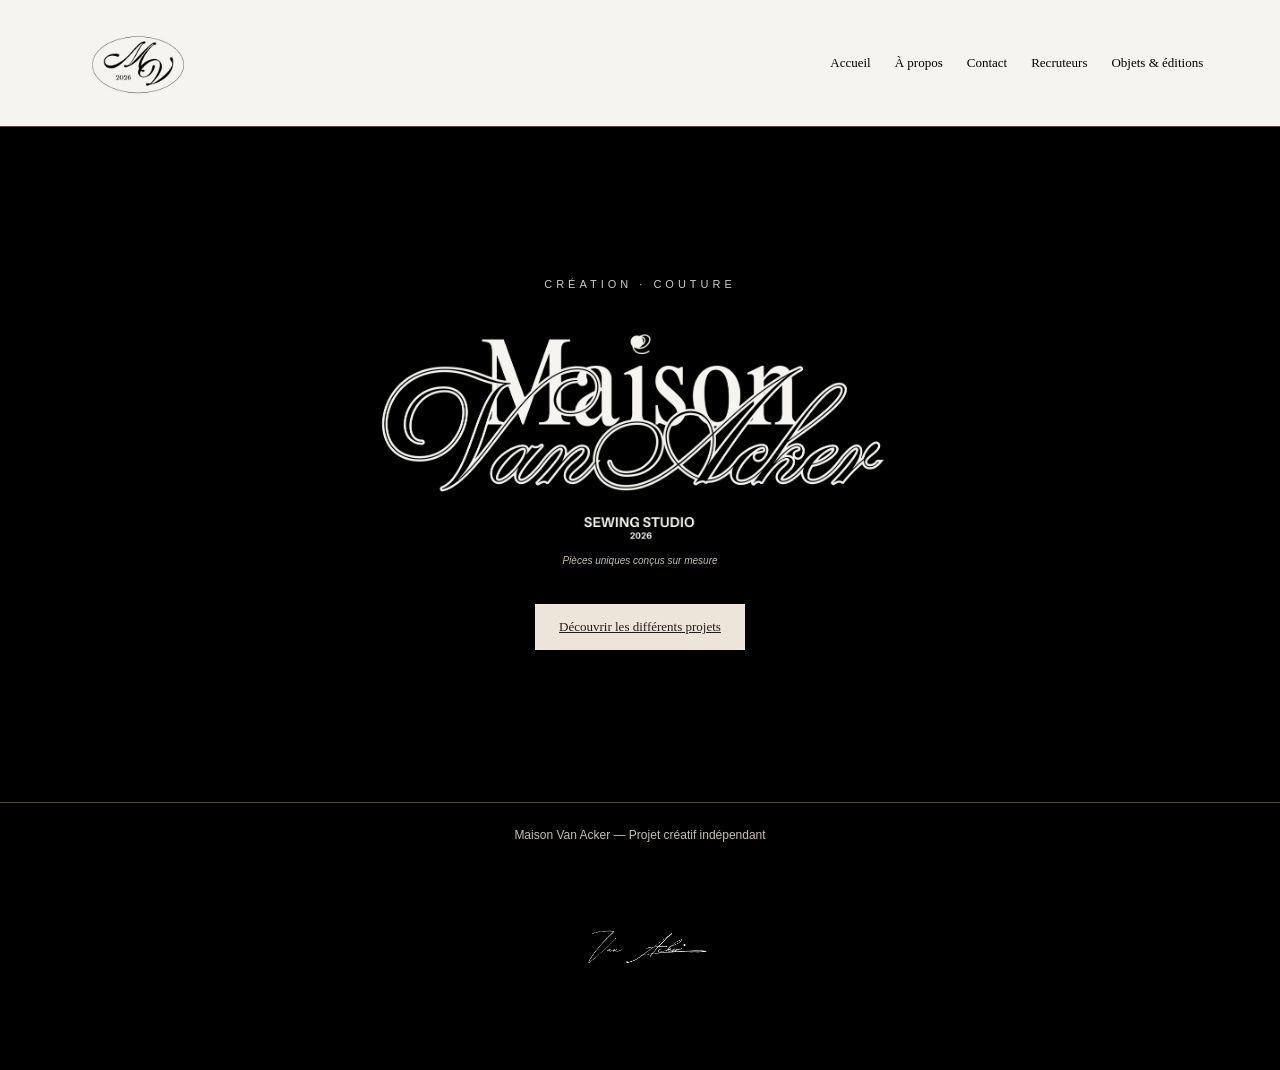
<file: index.html>
<!DOCTYPE html>
<html lang="fr">
<head>
  <meta charset="UTF-8">
  <meta name="viewport" content="width=device-width, initial-scale=1.0">
  <title>Maison Van Acker</title>
  <meta name="description" content="Découvrez l'univers créatif de Maison Van Acker.">
  <link rel="stylesheet" href="stylemenu.css">
</head>
<!--Test de mon premier commit-->
<body>

<header class="header">
  <img src="images/logo-MV.jpg" alt="LOGO">

  <nav class="navigation">
    <a href="index.html">Accueil</a>
    <a href="a-propos.html">À propos</a>
    <a href="contact.html">Contact</a>
    <a href="espace-recruteurs.html">Recruteurs</a>
    <a href="objets-editions.html">Objets & éditions</a>
  </nav>

</header>

<main>
  <section class="hero">
    <p class="sur-titre">CRÉATION · COUTURE</p>
    <img src="imagessignature/nomcentrale.jpg" alt="nomcentrale">
    <p class="introduction">
      <em>Pièces uniques conçus sur mesure</em>
    </p>

    <a href="projets.html" class="bouton">
      <p>Découvrir les différents projets</p>
    </a>
  </section>
</main>

<footer class="footer">
  <p>Maison Van Acker — Projet créatif indépendant</p>
  <img src="imagessignature/signature.JPEG" alt="signature">
</footer>

</body>
</html>
</file>
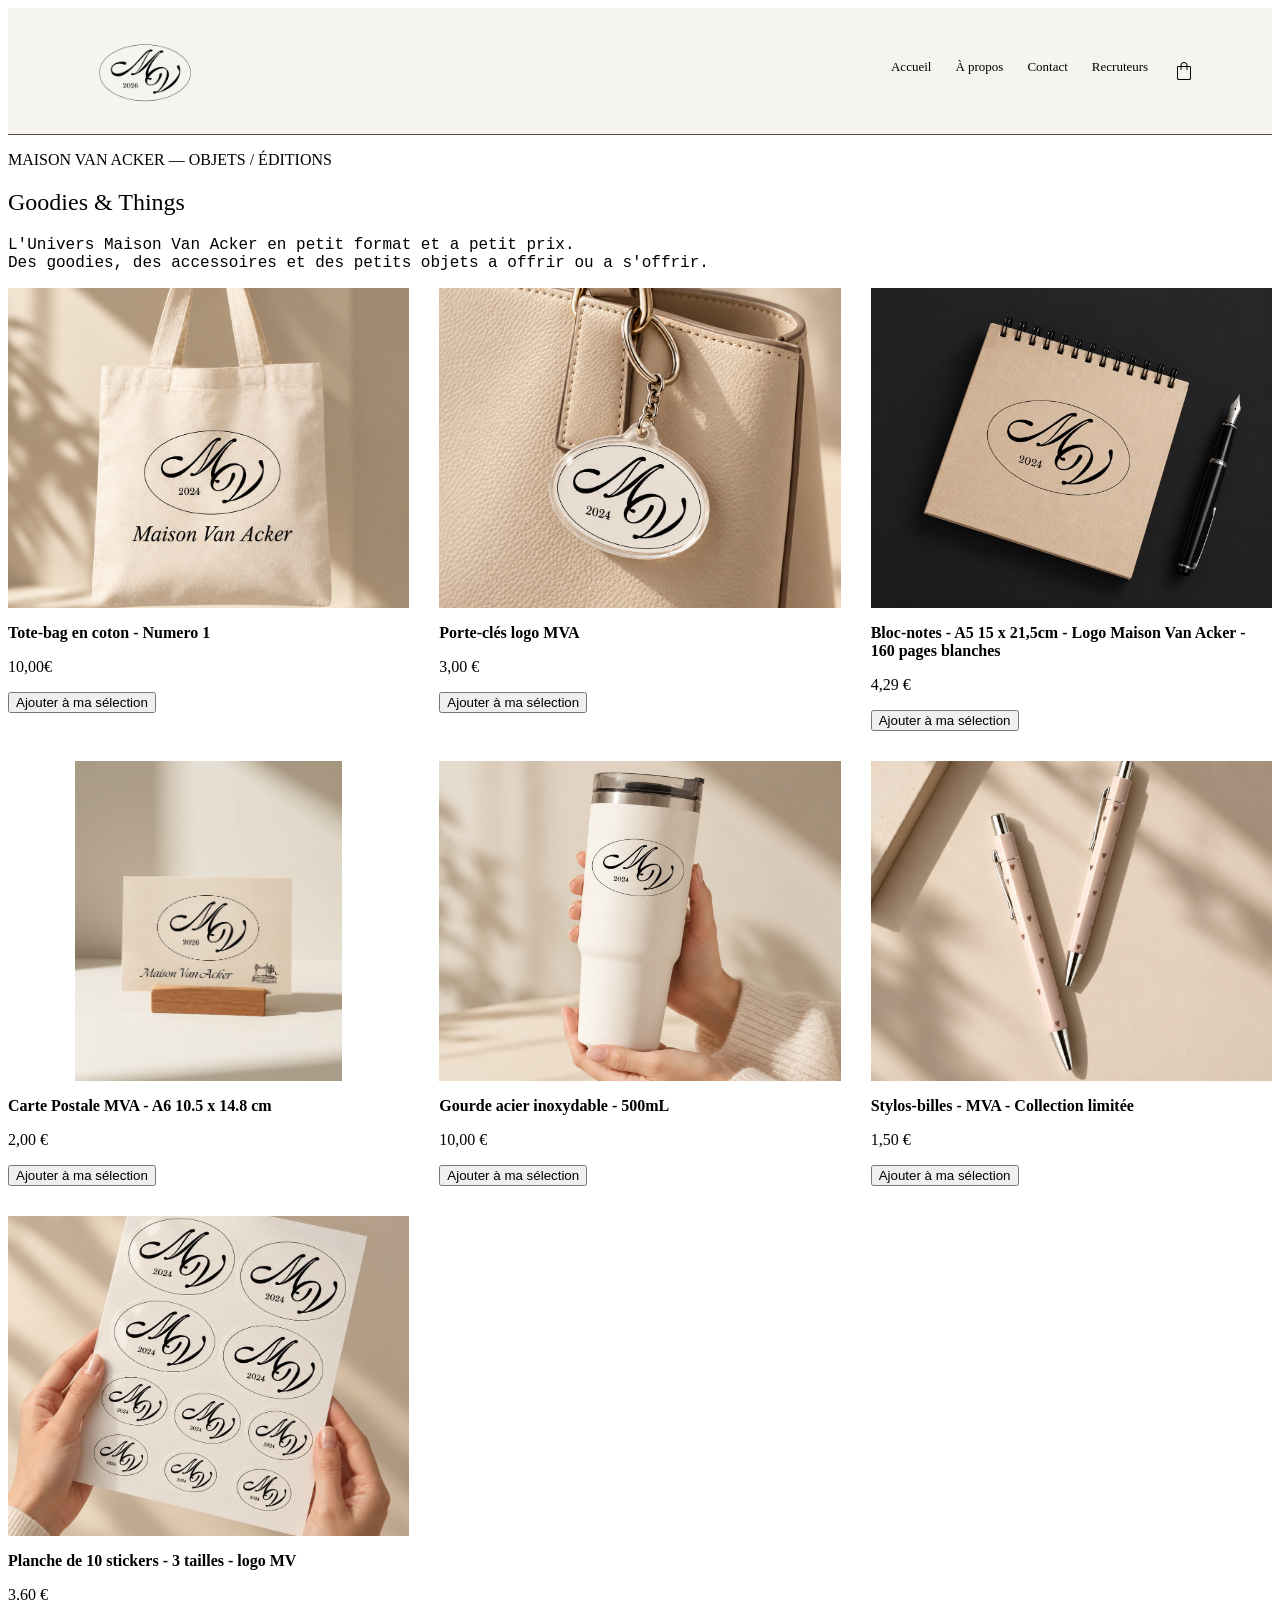
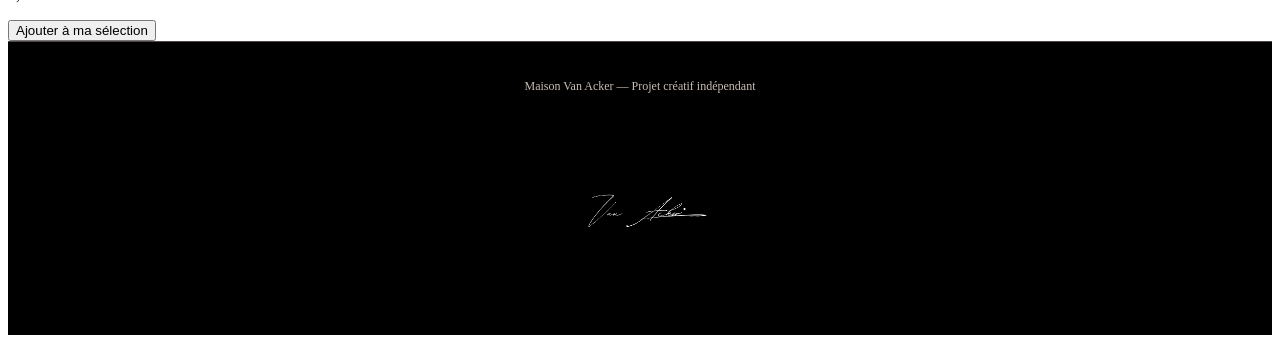
<file: objets-editions.html>
<!DOCTYPE html>
<html lang="en">
<head>
    <meta charset="UTF-8">
    <meta name="viewport" content="width=device-width, initial-scale=1.0">
    <title>Objets & Editions</title>
    <link rel="stylesheet" href="merch.css">
    <link href="https://fonts.googleapis.com/css2?family=Material+Symbols+Outlined"
            rel="stylesheet">
</head>

<body>
<header class="header">
    <img src="images/logo-MV.jpg" alt="LOGO">

    <nav class="navigation">
        <a href="index.html">Accueil</a>
        <a href="a-propos.html">À propos</a>
        <a href="contact.html">Contact</a>
        <a href="espace-recruteurs.html">Recruteurs</a>
        <a href="panier.html" class="lien-panier" aria-label="Voir mon panier">
            <span class="material-symbols-outlined">shopping_bag</span>
        </a>
    </nav>

</header>
<section class="catalogue">

    <p class="en-tete">
        MAISON VAN ACKER — OBJETS / ÉDITIONS
    </p>

    <h1 class="hero-title">
            <span class="title-word">Goodies & Things</span>
    </h1>

    <div class="intro-description">
        <p>L'Univers Maison Van Acker en petit format et a petit prix.<br>
            Des goodies, des accessoires et des petits objets a offrir ou a s'offrir.</p>
    </div>

</section>

    <div class="catégorie">

        <article class="articles">
            <img src="images/Tote-bag-mva.jpeg" alt="totebag">
            <p class="noms">Tote-bag en coton - Numero 1</p>
                <p>10,00€</p>

            <button class="ajouter-panier"
                    data-id="totebag"
                    data-nom="Tote-bag en coton - Numero 1"
                    data-prix="10">
                Ajouter à ma sélection
            </button>
        </article>

        <article class="articles">
            <img src="images/keys-mva.jpeg" alt="Porte-clés">
            <p class="noms">Porte-clés logo MVA</p>
            <p>3,00 €</p>

            <button class="ajouter-panier"
                    data-id="Porte-clés"
                    data-nom="Porte-clés logo MVA"
                    data-prix="3">
                Ajouter à ma sélection
            </button>
        </article>

        <article class="articles">
            <img src="images/bloc-notes-mva.jpeg" alt="Notes">
            <p class="noms">Bloc-notes - A5 15 x 21,5cm - Logo Maison Van Acker - 160 pages blanches</p>
            <p>4,29 €</p>

            <button class="ajouter-panier"
                    data-id="Notes"
                    data-nom="Bloc-notes - A5 15 x 21,5cm - Logo Maison Van Acker - 160 pages blanches"
                    data-prix="4,29">
                Ajouter à ma sélection
            </button>
        </article>

        <article class="articles">
            <div class="photos-carte">
            <img class="carte-recto" src="images/carte-postale-mva.jpeg" alt="carte postale recto">
            <img class="carte-verso" src="images/carte-verso-mva.jpeg" alt="carte postale verso">
            </div>

            <p class="noms">Carte Postale MVA - A6 10.5 x 14.8 cm</p>
            <p>2,00 €</p>

            <button class="ajouter-panier"
                    data-id="photos-carte"
                    data-nom="Carte Postale MVA - A6 10.5 x 14.8 cm"
                    data-prix="2">
                Ajouter à ma sélection
            </button>
        </article>

            <article class="articles">
                <img src="images/gourde-mva.jpeg" alt="gourde">
                <p class="noms">Gourde acier inoxydable - 500mL</p>
                <p>10,00 €</p>

                <button class="ajouter-panier"
                        data-id="photos-carte"
                        data-nom="Carte Postale MVA - A6 10.5 x 14.8 cm"
                        data-prix="2">
                    Ajouter à ma sélection
                </button>
            </article>

        <article class="articles">
            <img src="images/pencil-mva.jpeg" alt="stylos">
            <p class="noms">Stylos-billes - MVA - Collection limitée</p>
            <p>1,50 €</p>

            <button class="ajouter-panier"
                    data-id="stylos"
                    data-nom="Stylos-billes - MVA - Collection limitée"
                    data-prix="1,50">
                Ajouter à ma sélection
            </button>
        </article>


        <article class="articles">
            <img src="images/stickers.jpeg" alt="stickers">
            <p class="noms">Planche de 10 stickers - 3 tailles - logo MV</p>
            <p>3,60 €</p>

            <button class="ajouter-panier"
                    data-id="stickers"
                    data-nom="Planche de 10 stickers - 3 tailles - logo MV"
                    data-prix="3,60">
                Ajouter à ma sélection
            </button>
        </article>

    </div>
<footer class="footer">
    <p>Maison Van Acker — Projet créatif indépendant</p>
    <img src="imagessignature/signature.JPEG" alt="signature">
</footer>

</body>
</html>
</file>
<file: stylemenu.css>
/* 1. Réglages généraux */

* {
    margin: 0;
    padding: 0;
    box-sizing: border-box;
}

body {
    background-color: #000000;
    color: #EDE5D9;
    font-family: Arial, sans-serif;
}

/* 2. En-tête et navigation */

.header {
    background-color: #f5f4f0;
    display: flex;
    justify-content: space-between;
    align-items: center;
    padding: 30px 6%;
    border-bottom: 1px solid #514744;
}

header img {
    width: 120px;
    height: auto;

}

.navigation {
    display: flex;
    gap: 24px;
}
/* ici il s'agit des differents boutons du header*/
.navigation a {
    color:black;
    text-decoration: none;
    font-family: "Aguafina Script", cursive;
    font-size: 13px;
}

.navigation a:hover {
    color: #e8dac2;
}

/* 3. Présentation principale */
.hero img{
    text-align: center;
    height: auto;
}

.hero img{
    width: 700px;
}

.hero {
    min-height: 75vh;
    display: flex;
    flex-direction: column;
    justify-content: center;
    align-items: center;
    text-align: center;
    padding: 80px 20px;
}

.sur-titre {
    color: #cccccc;
    font-size: 11px;
    letter-spacing: 4px;
    margin-bottom: 30px;
}

.hero h1 {
    font-family: Georgia, serif;
    font-size: clamp(48px, 10vw, 120px);
    line-height: 0.95;
    letter-spacing: -3px;
    margin-bottom: 30px;
}

.introduction {
    color: #C8BDB2;
    font-size: 10px;
    line-height: 1.7;
    margin-bottom: 35px;
}

/* 4. Bouton */

.bouton {
    font-family: "Aguafina Script", cursive;
    color: #211D1C;
    background-color: #EDE5D9;
    padding: 15px 24px;
    font-size: 13px;
    transition: background-color 0.3s;
}

.bouton:hover {
    background-color: #5c5c5c;
}

/* 5. Pied de page */

.footer {
    padding: 25px;
    text-align: center;
    border-top: 1px solid #514744;
    color: #C8BDB2;
    font-size: 12px;
}

/* 6. Adaptation aux petits écrans */

@media (max-width: 700px) {
    .header {
        flex-direction: column;
        gap: 20px;
    }

    .navigation {
        flex-wrap: wrap;
        justify-content: center;
        gap: 15px;
    }

    .hero h1 {
        letter-spacing: -1px;
    }
} footer img {
      height: auto;
}

footer img {
    width: 200px;
}
</file>
<file: merch.css>
.intro-objets {
    background-color: #D8D0C3;
    color: #22211F;
    font-family: Arial, sans-serif;
    margin: 0;
}
.title-word {
    font-family: "Playwrite BR Guides", cursive;
    font-weight: 400;
    font-style: normal;
}
.header {
    background-color: #f5f4f0;
    display: flex;
    justify-content: space-between;
    align-items: center;
    padding: 30px 6%;
    border-bottom: 1px solid #514744;
}

.navigation {
    display: flex;
    gap: 24px;
}
/* ici il s'agit des differents boutons du header*/
.navigation a {
    color:black;
    text-decoration: none;
    font-family: "Aguafina Script", cursive;
    font-size: 13px;
}

.navigation a:hover {
    color: #e8dac2;
}

header img {
    width: 120px;
    height: auto;

}
.lien-panier {
    display: inline-flex;
    align-items: center;
    color: inherit;
    text-decoration: none;
}
.material-symbols-outlined {
    font-size: 24px;
    font-weight: 200;
    font-variation-settings:
            'FILL' 0,
            'wght' 200,
            'GRAD' 0,
            'opsz' 24;
}
.intro-description {
    font-family: Courier New, monospace;
}
.navigation a {
    color:black;
    text-decoration: none;
    font-family: "Aguafina Script", cursive;
    font-size: 13px;
}

.catégorie .articles > img {
    display: block;
    width: 100%;
    height: 320px;
    object-fit: cover;
    object-position: center;
}
.catégorie {
    display: grid;
    grid-template-columns: repeat(3, 1fr);
    gap: 30px;
}

.photos-carte {
    position: relative;
    height: 320px;
    width: 100%;
}

.photos-carte img {
    position: absolute;
    top: 0;
    left: 0;
    width: 100%;
    height: 100%;
    object-fit: contain;
    transition: opacity 0.4s ease;
    object-position: center;
}

.carte-recto {
    opacity: 1;
    z-index: 2;
}

.carte-verso {
    opacity: 0;
    z-index: 2;
}

.photos-carte:hover .carte-recto {
    opacity: 0;
}

.photos-carte:hover .carte-verso {
    opacity: 1;
}

.noms {
    font-weight: bold;
}
footer img {
      height: auto;
  }

footer img {
    width: 200px;
}
.footer {
    padding: 25px;
    background-color: black;
    text-align: center;
    border-top: 1px solid #514744;
    color: #C8BDB2;
    font-size: 12px;
}
</file>
